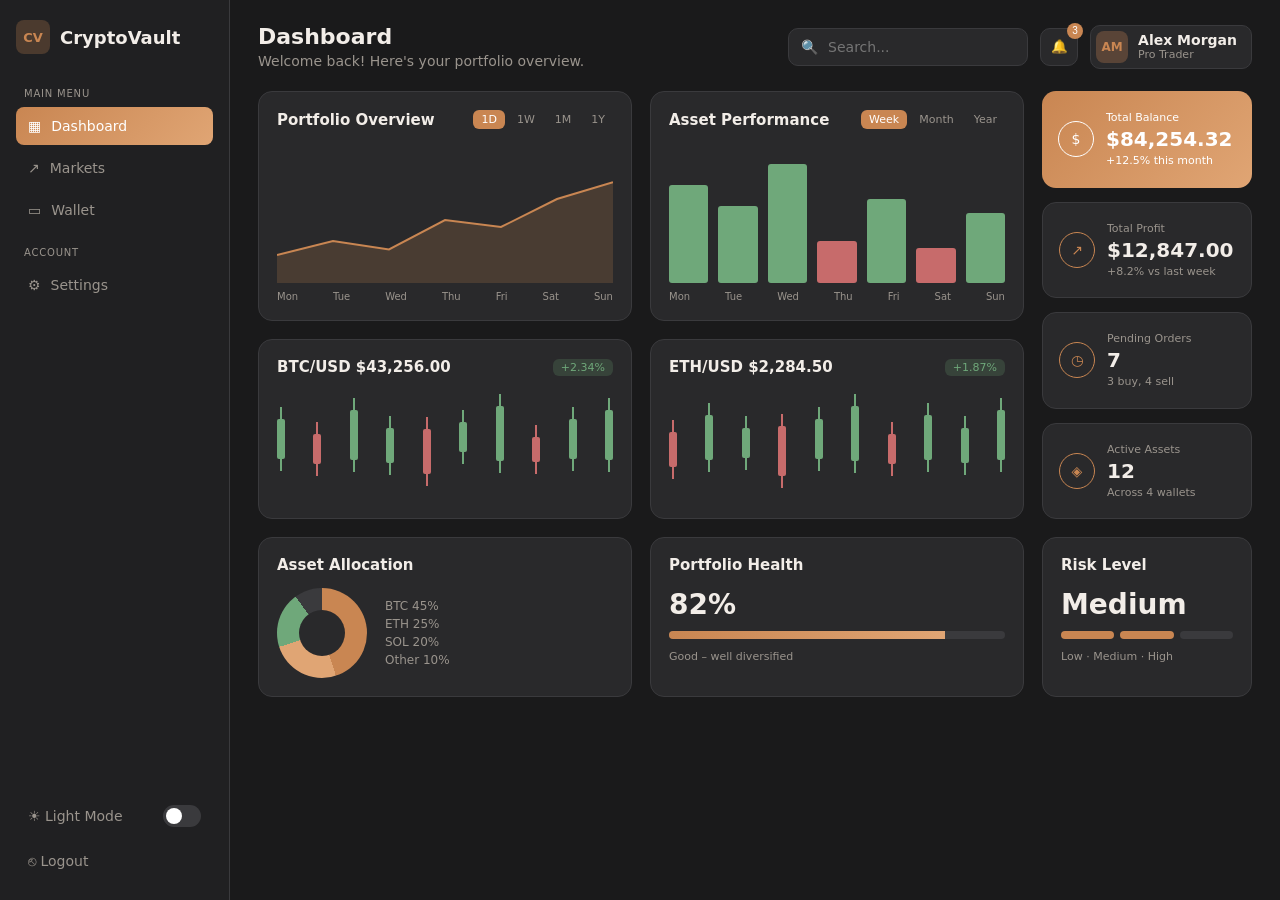
<file: index.html>
<!DOCTYPE html>
<html lang="en">
<head>
<meta charset="UTF-8">
<meta name="viewport" content="width=device-width, initial-scale=1">
<title>CryptoVault | Dashboard</title>
<link rel="stylesheet" href="style.css">
</head>
<body>
<input type="checkbox" id="light-mode" class="visually-hidden" aria-label="Light mode">
<div class="app">
  <aside class="sidebar">
    <a href="index.html" class="logo"><b>CV</b> CryptoVault</a>
    <nav class="nav">
      <p class="nav-label">MAIN MENU</p>
      <a href="index.html" class="active"><span class="ico">▦</span>Dashboard</a>
      <a href="#"><span class="ico">↗</span>Markets</a>
      <a href="#"><span class="ico">▭</span>Wallet</a>
      <p class="nav-label">ACCOUNT</p>
      <a href="settings.html" ><span class="ico">⚙</span>Settings</a>
    </nav>
    <div class="side-foot">
      <label for="light-mode" class="theme">☀ Light Mode <span class="switch switch--light"></span></label>
      <a href="login.html" class="logout">⎋ Logout</a>
    </div>
  </aside>
  <main class="main">
    <header class="topbar">
      <div><h1>Dashboard</h1><p>Welcome back! Here's your portfolio overview.</p></div>
      <div class="tools">
        <label class="search">🔍<input type="search" placeholder="Search..."></label>
        <button class="bell" type="button" aria-label="Notifications">🔔<sup>3</sup></button>
        <div class="user"><span class="avatar">AM</span><div><strong>Alex Morgan</strong><small>Pro Trader</small></div></div>
      </div>
    </header>
    <section class="grid">
      <article class="card portfolio">
        <div class="card-head"><h2>Portfolio Overview</h2><div class="pills"><span class="on">1D</span><span>1W</span><span>1M</span><span>1Y</span></div></div>
        <svg class="line" viewBox="0 0 300 100" preserveAspectRatio="none" aria-hidden="true">
          <path class="area" d="M0 80 L50 70 L100 76 L150 55 L200 60 L250 40 L300 28 V100 H0Z"/>
          <polyline class="stroke" points="0,80 50,70 100,76 150,55 200,60 250,40 300,28"/>
        </svg>
        <div class="days"><span>Mon</span><span>Tue</span><span>Wed</span><span>Thu</span><span>Fri</span><span>Sat</span><span>Sun</span></div>
      </article>

      <article class="card perf">
        <div class="card-head"><h2>Asset Performance</h2><div class="pills"><span class="on">Week</span><span>Month</span><span>Year</span></div></div>
        <div class="bars" aria-hidden="true"><i style="--h:70%"></i><i style="--h:55%"></i><i style="--h:85%"></i><i class="down" style="--h:30%"></i><i style="--h:60%"></i><i class="down" style="--h:25%"></i><i style="--h:50%"></i></div>
        <div class="days"><span>Mon</span><span>Tue</span><span>Wed</span><span>Thu</span><span>Fri</span><span>Sat</span><span>Sun</span></div>
      </article>

      <section class="stats" aria-label="Statistics">
        <article class="stat stat--main"><span class="ico">$</span><div><small>Total Balance</small><strong>$84,254.32</strong><small>+12.5% this month</small></div></article>
        <article class="stat"><span class="ico">↗</span><div><small>Total Profit</small><strong>$12,847.00</strong><small>+8.2% vs last week</small></div></article>
        <article class="stat"><span class="ico">◷</span><div><small>Pending Orders</small><strong>7</strong><small>3 buy, 4 sell</small></div></article>
        <article class="stat"><span class="ico">◈</span><div><small>Active Assets</small><strong>12</strong><small>Across 4 wallets</small></div></article>
      </section>

      <article class="card btc">
        <div class="card-head"><h2>BTC/USD <span>$43,256.00</span></h2><span class="change">+2.34%</span></div>
        <div class="candles" aria-hidden="true"><i style="--h:40px;--y:-6px"></i><i class="down" style="--h:30px;--y:4px"></i><i style="--h:50px;--y:-10px"></i><i style="--h:35px;--y:0px"></i><i class="down" style="--h:45px;--y:6px"></i><i style="--h:30px;--y:-8px"></i><i style="--h:55px;--y:-12px"></i><i class="down" style="--h:25px;--y:4px"></i><i style="--h:40px;--y:-6px"></i><i style="--h:50px;--y:-10px"></i></div>
      </article>

      <article class="card eth">
        <div class="card-head"><h2>ETH/USD <span>$2,284.50</span></h2><span class="change">+1.87%</span></div>
        <div class="candles" aria-hidden="true"><i class="down" style="--h:35px;--y:4px"></i><i style="--h:45px;--y:-8px"></i><i style="--h:30px;--y:-2px"></i><i class="down" style="--h:50px;--y:6px"></i><i style="--h:40px;--y:-6px"></i><i style="--h:55px;--y:-12px"></i><i class="down" style="--h:30px;--y:4px"></i><i style="--h:45px;--y:-8px"></i><i style="--h:35px;--y:0px"></i><i style="--h:50px;--y:-10px"></i></div>
      </article>

      <article class="card alloc">
        <div class="card-head"><h2>Asset Allocation</h2></div>
        <div class="body"><div class="donut" aria-hidden="true"></div>
          <ul class="legend"><li>BTC 45%</li><li>ETH 25%</li><li>SOL 20%</li><li>Other 10%</li></ul></div>
      </article>

      <article class="card health">
        <div class="card-head"><h2>Portfolio Health</h2></div>
        <strong class="big">82%</strong>
        <div class="bar"><i style="--w:82%"></i></div>
        <small>Good – well diversified</small>
      </article>

      <article class="card risk">
        <div class="card-head"><h2>Risk Level</h2></div>
        <strong class="big">Medium</strong>
        <div class="meter"><i class="on"></i><i class="on"></i><i></i></div>
        <small>Low · Medium · High</small>
      </article>
    </section>
  </main>
</div>
</body>
</html>
</file>
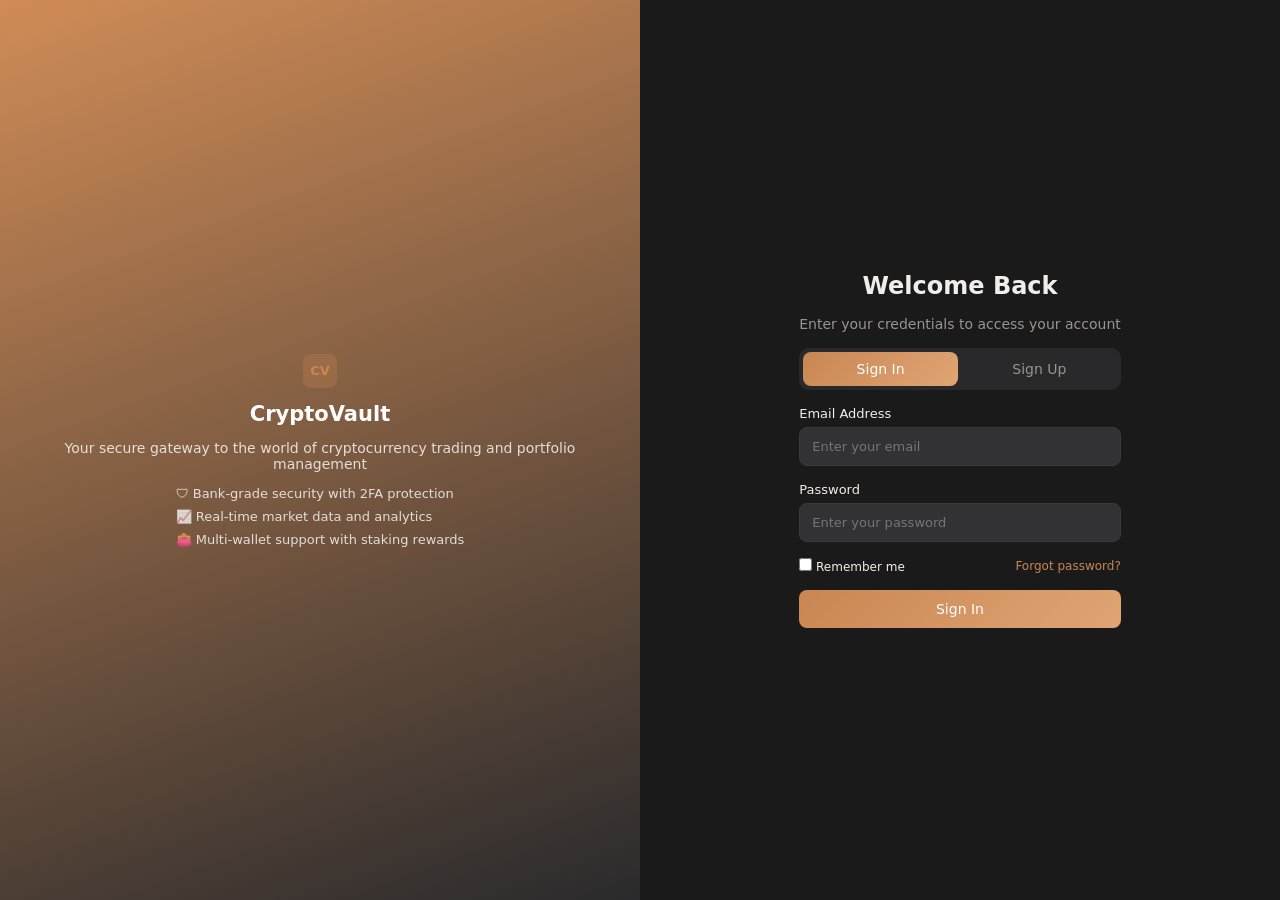
<file: login.html>
<!DOCTYPE html>
<html lang="en">
<head>
<meta charset="UTF-8">
<meta name="viewport" content="width=device-width, initial-scale=1">
<title>CryptoVault | Sign In</title>
<link rel="stylesheet" href="style.css">
</head>
<body>
<main class="auth">
<section class="auth-hero"><b class="mark">CV</b><h1>CryptoVault</h1><p>Your secure gateway to the world of cryptocurrency trading and portfolio management</p>
<ul><li>🛡 Bank-grade security with 2FA protection</li><li>📈 Real-time market data and analytics</li><li>👛 Multi-wallet support with staking rewards</li></ul></section>
<section class="auth-form">
<form action="index.html">
  <h2>Welcome Back</h2><p>Enter your credentials to access your account</p>
  <div class="auth-tabs"><a href="login.html" class="active">Sign In</a><a href="signup.html">Sign Up</a></div>
  <label class="field">Email Address<input type="email" name="email" placeholder="Enter your email" required></label>
  <label class="field">Password<input type="password" name="password" placeholder="Enter your password" minlength="6" required></label>
  <div class="between"><label><input type="checkbox" name="remember"> Remember me</label><a href="#">Forgot password?</a></div>
  <button type="submit" class="btn btn--primary">Sign In</button>
</form>
</section>
</main>
</body>
</html>
</file>
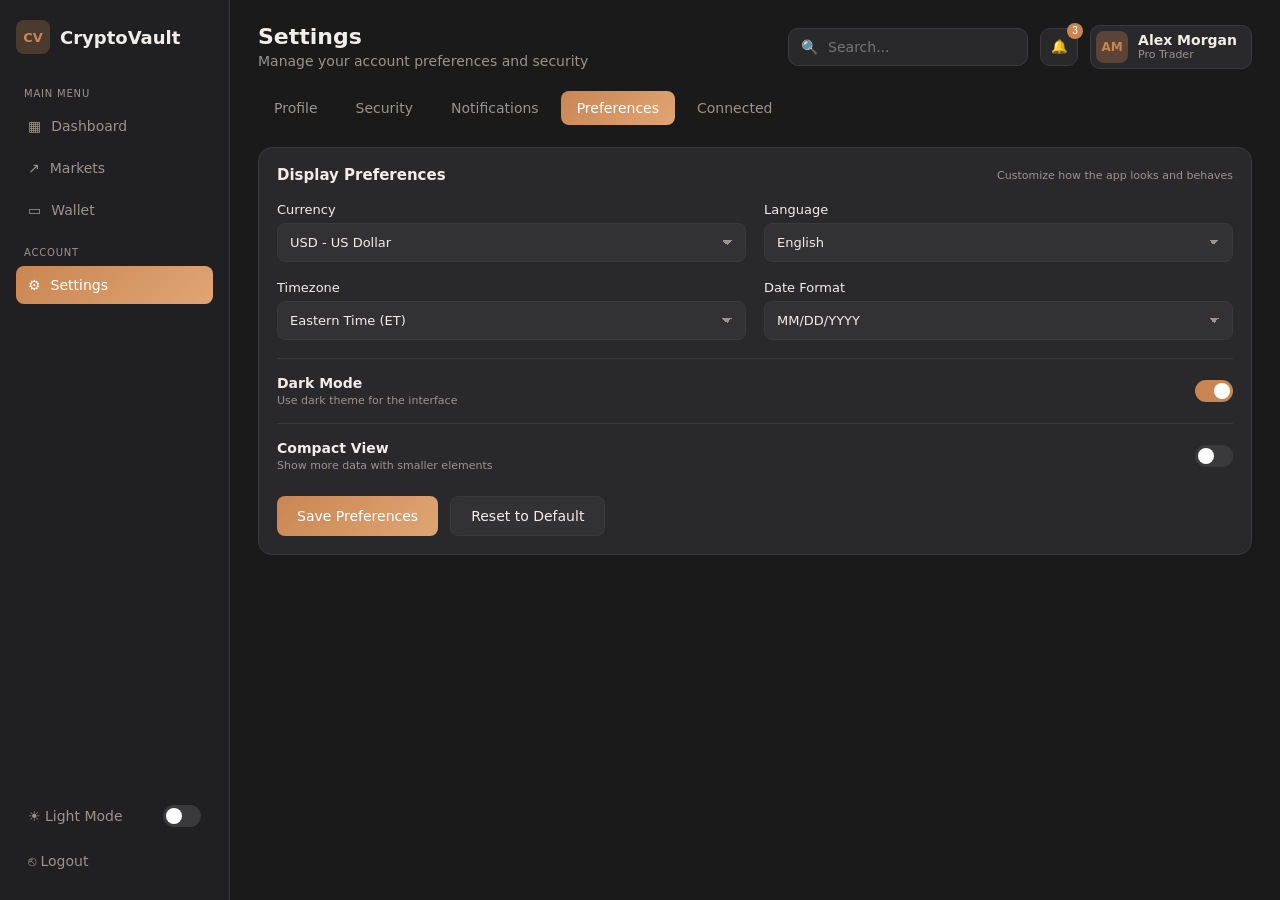
<file: settings.html>
<!DOCTYPE html>
<html lang="en">
<head>
<meta charset="UTF-8">
<meta name="viewport" content="width=device-width, initial-scale=1">
<title>CryptoVault | Settings</title>
<link rel="stylesheet" href="style.css">
</head>
<body>
<input type="checkbox" id="light-mode" class="visually-hidden" aria-label="Light mode">
<div class="app">
  <aside class="sidebar">
    <a href="index.html" class="logo"><b>CV</b> CryptoVault</a>
    <nav class="nav">
      <p class="nav-label">MAIN MENU</p>
      <a href="index.html" ><span class="ico">▦</span>Dashboard</a>
      <a href="#"><span class="ico">↗</span>Markets</a>
      <a href="#"><span class="ico">▭</span>Wallet</a>
      <p class="nav-label">ACCOUNT</p>
      <a href="settings.html" class="active"><span class="ico">⚙</span>Settings</a>
    </nav>
    <div class="side-foot">
      <label for="light-mode" class="theme">☀ Light Mode <span class="switch switch--light"></span></label>
      <a href="login.html" class="logout">⎋ Logout</a>
    </div>
  </aside>
  <main class="main">
    <header class="topbar">
      <div><h1>Settings</h1><p>Manage your account preferences and security</p></div>
      <div class="tools">
        <label class="search">🔍<input type="search" placeholder="Search..."></label>
        <button class="bell" type="button" aria-label="Notifications">🔔<sup>3</sup></button>
        <div class="user"><span class="avatar">AM</span><div><strong>Alex Morgan</strong><small>Pro Trader</small></div></div>
      </div>
    </header>
    <nav class="tabs" aria-label="Settings tabs">
      <a href="#">Profile</a><a href="#">Security</a><a href="#">Notifications</a><a href="#" class="active">Preferences</a><a href="#">Connected</a>
    </nav>

    <section class="card">
      <div class="card-head"><h2>Display Preferences</h2><small>Customize how the app looks and behaves</small></div>
      <form>
        <div class="form-grid">
          <label class="field">Currency
            <select><option>USD - US Dollar</option><option>EUR - Euro</option><option>EGP - Egyptian Pound</option><option>GBP - British Pound</option></select></label>
          <label class="field">Language
            <select><option>English</option><option>العربية</option><option>Français</option></select></label>
          <label class="field">Timezone
            <select><option>Eastern Time (ET)</option><option>Cairo (EET)</option><option>London (GMT)</option><option>Pacific Time (PT)</option></select></label>
          <label class="field">Date Format
            <select><option>MM/DD/YYYY</option><option>DD/MM/YYYY</option><option>YYYY-MM-DD</option></select></label>
        </div>

        <label class="row" for="light-mode"><span><strong>Dark Mode</strong><small>Use dark theme for the interface</small></span><span class="switch switch--dark"></span></label>
        <label class="row" for="compact"><span><strong>Compact View</strong><small>Show more data with smaller elements</small></span><input type="checkbox" id="compact" class="visually-hidden"><span class="switch"></span></label>

        <div class="actions">
          <button type="button" class="btn btn--primary">Save Preferences</button>
          <button type="reset" class="btn">Reset to Default</button>
        </div>
      </form>
    </section>
  </main>
</div>
</body>
</html>
</file>
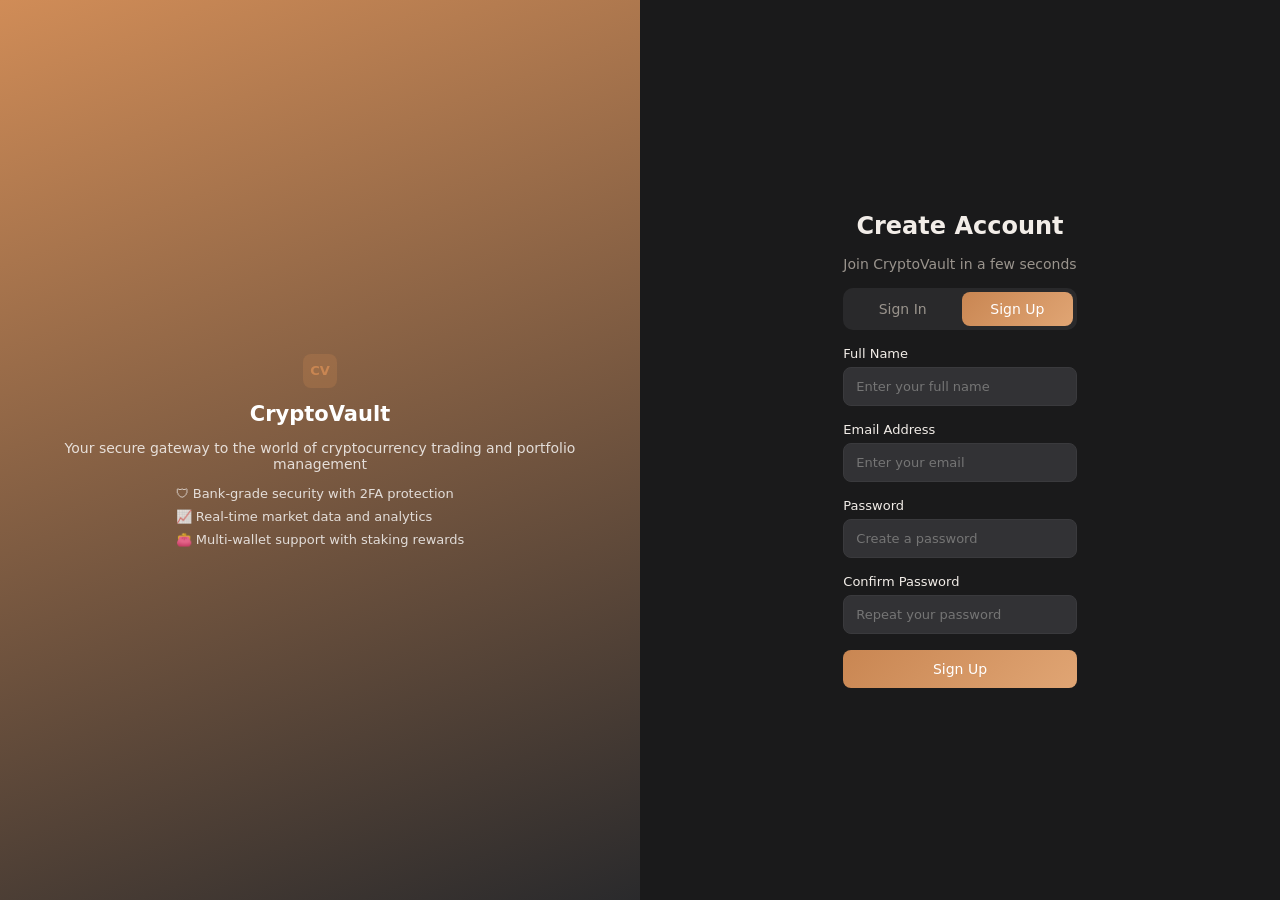
<file: signup.html>
<!DOCTYPE html>
<html lang="en">
<head>
<meta charset="UTF-8">
<meta name="viewport" content="width=device-width, initial-scale=1">
<title>CryptoVault | Sign Up</title>
<link rel="stylesheet" href="style.css">
</head>
<body>
<main class="auth">
<section class="auth-hero"><b class="mark">CV</b><h1>CryptoVault</h1><p>Your secure gateway to the world of cryptocurrency trading and portfolio management</p>
<ul><li>🛡 Bank-grade security with 2FA protection</li><li>📈 Real-time market data and analytics</li><li>👛 Multi-wallet support with staking rewards</li></ul></section>
<section class="auth-form">
<form action="index.html">
  <h2>Create Account</h2><p>Join CryptoVault in a few seconds</p>
  <div class="auth-tabs"><a href="login.html">Sign In</a><a href="signup.html" class="active">Sign Up</a></div>
  <label class="field">Full Name<input type="text" name="name" placeholder="Enter your full name" required></label>
  <label class="field">Email Address<input type="email" name="email" placeholder="Enter your email" required></label>
  <label class="field">Password<input type="password" name="password" placeholder="Create a password" minlength="6" required></label>
  <label class="field">Confirm Password<input type="password" name="confirm" placeholder="Repeat your password" minlength="6" required></label>
  <button type="submit" class="btn btn--primary">Sign Up</button>
</form>
</section>
</main>
</body>
</html>
</file>
<file: style.css>
/* ===== Theme variables (dark = default, light = checkbox #light-mode) ===== */
:root{--bg:#1a1a1b;--side:#202022;--card:#29292b;--card2:#323235;--line:#3a3a3d;--text:#f2ede8;--muted:#9a948d;--accent:#c98652;--accent2:#e0a574;--up:#6fa87a;--down:#c76b6b;--shadow:none}
:root:has(#light-mode:checked){--bg:#f6f3ef;--side:#fff;--card:#fff;--card2:#faf6f2;--line:#e8e1d9;--text:#2b2622;--muted:#8a8279;--shadow:0 2px 8px rgba(80,50,20,.08)}

*{box-sizing:border-box;margin:0}
body{font-family:system-ui,"Segoe UI",Tahoma,sans-serif;background:var(--bg);color:var(--text);font-size:14px}
a{color:inherit;text-decoration:none}
small{color:var(--muted);font-size:11px}
p{color:var(--muted)}
.visually-hidden{position:absolute;opacity:0;width:1px;height:1px;pointer-events:none}

/* ===== App layout: sidebar + content (Grid) ===== */
.app{display:grid;grid-template-columns:230px 1fr;min-height:100vh}
.sidebar{background:var(--side);border-right:1px solid var(--line);padding:20px 16px;display:flex;flex-direction:column;gap:4px;position:sticky;top:0;height:100vh}
.logo{display:flex;align-items:center;gap:10px;font-weight:700;font-size:18px;margin-bottom:16px}
.logo b,.mark{display:grid;place-items:center;width:34px;height:34px;border-radius:8px;background:rgba(201,134,82,.25);color:var(--accent);font-size:13px}
.nav{display:grid;gap:4px}
.nav-label{font-size:10px;letter-spacing:.08em;margin:14px 8px 4px;color:var(--muted)}
.nav a,.logout,.theme{display:flex;align-items:center;gap:10px;padding:11px 12px;border-radius:8px;color:var(--muted)}
.nav a.active{background:linear-gradient(135deg,var(--accent),var(--accent2));color:#fff}
.side-foot{margin-top:auto;display:grid;gap:4px}
.theme{justify-content:space-between;cursor:pointer}

/* toggle switch */
.switch{width:38px;height:22px;border-radius:99px;background:var(--line);position:relative;flex:none}
.switch::after{content:"";position:absolute;top:3px;left:3px;width:16px;height:16px;border-radius:50%;background:#fff;transition:transform .2s}
:root:has(#light-mode:checked) .switch--light,:root:not(:has(#light-mode:checked)) .switch--dark,input:checked+.switch{background:var(--accent)}
:root:has(#light-mode:checked) .switch--light::after,:root:not(:has(#light-mode:checked)) .switch--dark::after,input:checked+.switch::after{transform:translateX(16px)}

/* ===== Main + top bar ===== */
.main{padding:24px 28px;display:grid;gap:22px;align-content:start;min-width:0}
.topbar{display:grid;grid-template-columns:1fr auto;align-items:center;gap:16px}
.topbar h1{font-size:22px;margin-bottom:4px}
.tools{display:flex;align-items:center;gap:12px;flex-wrap:wrap}
.search,.user,.bell{background:var(--card);border:1px solid var(--line);border-radius:10px;color:var(--muted)}
.search{display:flex;align-items:center;gap:8px;padding:9px 12px;width:240px}
.search input{background:none;border:0;outline:0;color:var(--text);width:100%;font:inherit}
.bell{position:relative;width:38px;height:38px;cursor:pointer}
.bell sup{position:absolute;top:-6px;right:-6px;background:var(--accent);color:#fff;border-radius:50%;width:16px;height:16px;font-size:10px;display:grid;place-items:center}
.user{display:flex;align-items:center;gap:10px;padding:5px 14px 5px 5px}
.user div{display:grid;color:var(--text)}
.avatar{width:32px;height:32px;border-radius:8px;background:rgba(201,134,82,.3);color:var(--accent);display:grid;place-items:center;font-weight:700;font-size:12px}

/* ===== Dashboard grid ===== */
.grid{display:grid;gap:18px;grid-template-columns:1fr 1fr minmax(210px,.55fr);grid-template-areas:"portfolio perf stats" "btc eth stats" "alloc health risk"}
.portfolio{grid-area:portfolio}.perf{grid-area:perf}.btc{grid-area:btc}.eth{grid-area:eth}
.alloc{grid-area:alloc}.health{grid-area:health}.risk{grid-area:risk}
.card{background:var(--card);border:1px solid var(--line);border-radius:14px;padding:18px;box-shadow:var(--shadow);min-width:0}
.card-head{display:flex;justify-content:space-between;align-items:center;gap:8px;margin-bottom:14px;flex-wrap:wrap}
.card h2{font-size:15px}
.pills{display:flex;gap:4px;font-size:11px;color:var(--muted)}
.pills span{padding:3px 8px;border-radius:6px}
.pills .on{background:var(--accent);color:#fff}
.change{font-size:11px;padding:2px 8px;border-radius:6px;background:rgba(111,168,122,.2);color:var(--up)}
.change.down{background:rgba(199,107,107,.2);color:var(--down)}

/* stats column */
.stats{grid-area:stats;display:grid;gap:14px;grid-template-rows:repeat(4,1fr)}
.stat{display:flex;align-items:center;gap:12px;background:var(--card);border:1px solid var(--line);border-radius:14px;padding:16px;box-shadow:var(--shadow)}
.stat div{display:grid;gap:3px}
.stat strong{font-size:20px}
.stat .ico{width:36px;height:36px;border-radius:50%;display:grid;place-items:center;border:1px solid var(--accent);color:var(--accent);flex:none}
.stat--main{background:linear-gradient(135deg,var(--accent),var(--accent2));border:0;color:#fff}
.stat--main small,.stat--main .ico{color:#fff;border-color:#fff}

/* simple CSS/SVG charts */
.line{width:100%;height:140px;display:block}
.area{fill:var(--accent);opacity:.2}
.stroke{fill:none;stroke:var(--accent);stroke-width:2;vector-effect:non-scaling-stroke}
.days{display:flex;justify-content:space-between;font-size:10px;color:var(--muted);margin-top:8px}
.bars{display:flex;align-items:flex-end;gap:10px;height:140px}
.bars i{flex:1;height:var(--h);background:var(--up);border-radius:3px}
.bars i.down,.candles i.down{background:var(--down)}
.candles{display:flex;align-items:center;justify-content:space-between;height:110px;gap:8px}
.candles i{width:8px;height:var(--h);background:var(--up);border-radius:2px;position:relative;transform:translateY(var(--y))}
.candles i::before{content:"";position:absolute;left:3px;width:2px;top:-12px;bottom:-12px;background:inherit}

/* bottom cards */
.alloc .body{display:flex;align-items:center;gap:18px;flex-wrap:wrap}
.donut{width:90px;height:90px;border-radius:50%;position:relative;flex:none;background:conic-gradient(var(--accent) 0 45%,var(--accent2) 0 70%,var(--up) 0 90%,var(--line) 0)}
.donut::after{content:"";position:absolute;inset:22px;border-radius:50%;background:var(--card)}
.legend{list-style:none;padding:0;display:grid;gap:4px;font-size:12px;color:var(--muted)}
.big{font-size:28px;font-weight:700;display:block;margin-bottom:10px}
.bar{height:8px;border-radius:99px;background:var(--line);overflow:hidden;margin-bottom:8px}
.bar i{display:block;width:var(--w);height:100%;background:linear-gradient(90deg,var(--accent),var(--accent2))}
.meter{display:grid;grid-template-columns:repeat(3,1fr);gap:6px;margin-bottom:8px}
.meter i{height:8px;border-radius:99px;background:var(--line)}
.meter i.on{background:var(--accent)}

/* ===== Settings page ===== */
.tabs{display:flex;flex-wrap:wrap;gap:6px}
.tabs a{padding:9px 16px;border-radius:8px;color:var(--muted)}
.tabs a.active{background:linear-gradient(135deg,var(--accent),var(--accent2));color:#fff}
.form-grid{display:grid;grid-template-columns:repeat(2,1fr);gap:18px;margin:18px 0}
.field{display:grid;gap:6px;font-size:13px}
.field input,.field select{padding:11px 12px;border-radius:8px;border:1px solid var(--line);background:var(--card2);color:var(--text);font:inherit;width:100%}
.field select{appearance:none;background-image:linear-gradient(45deg,transparent 50%,var(--muted) 50%),linear-gradient(135deg,var(--muted) 50%,transparent 50%);background-position:calc(100% - 18px) 50%,calc(100% - 13px) 50%;background-size:5px 5px;background-repeat:no-repeat}
.row{display:flex;justify-content:space-between;align-items:center;gap:16px;padding:16px 0;border-top:1px solid var(--line);cursor:pointer}
.row span:first-child{display:grid;gap:3px}
.actions{display:flex;gap:12px;flex-wrap:wrap;margin-top:8px}
.btn{padding:11px 20px;border-radius:8px;border:1px solid var(--line);background:var(--card2);color:var(--text);font:inherit;cursor:pointer}
.btn--primary{background:linear-gradient(135deg,var(--accent),var(--accent2));color:#fff;border:0}
:root:has(#compact:checked) .card{padding:12px}
:root:has(#compact:checked) .form-grid{gap:10px;margin:10px 0}
:root:has(#compact:checked) .row{padding:8px 0}

/* ===== Login / Sign up ===== */
.auth{display:grid;grid-template-columns:1fr 1fr;min-height:100vh}
.auth-hero{background:linear-gradient(160deg,#d08c57,#2a2a2c);display:grid;place-content:center;justify-items:center;gap:14px;text-align:center;padding:40px;color:#fff}
.auth-hero p,.auth-hero li{color:rgba(255,255,255,.8)}
.auth-hero ul{list-style:none;padding:0;display:grid;gap:8px;text-align:left;font-size:13px}
.auth-form{display:grid;place-content:center;padding:32px 24px}
.auth-form form{display:grid;gap:16px;width:min(380px,100%)}
.auth-form h2{text-align:center;font-size:24px}
.auth-form form>p{text-align:center}
.auth-tabs{display:grid;grid-template-columns:1fr 1fr;gap:4px;background:var(--card);padding:4px;border-radius:10px}
.auth-tabs a{text-align:center;padding:9px;border-radius:8px;color:var(--muted)}
.auth-tabs a.active{background:linear-gradient(135deg,var(--accent),var(--accent2));color:#fff}
.between{display:flex;justify-content:space-between;align-items:center;gap:8px;font-size:12px}
.between a{color:var(--accent)}

/* ===== Responsive ===== */
@media(max-width:1100px){
  .grid{grid-template-columns:1fr 1fr;grid-template-areas:"stats stats" "portfolio perf" "btc eth" "alloc health" "risk risk"}
  .stats{grid-template-columns:repeat(2,1fr);grid-template-rows:none}
}
@media(max-width:900px){
  .app{grid-template-columns:1fr}
  .sidebar{position:static;height:auto;flex-direction:row;flex-wrap:wrap;align-items:center;padding:12px 16px;border-right:0;border-bottom:1px solid var(--line)}
  .logo{margin:0}
  .side-foot{order:2;margin:0 0 0 auto}
  .logout,.nav-label{display:none}
  .nav{order:3;flex-basis:100%;display:flex;overflow-x:auto}
  .nav a{flex:1;justify-content:center;padding:10px 6px}
  .nav .ico{display:none}
  .topbar{grid-template-columns:1fr}
  .search{flex:1 1 160px;width:auto}
  .auth{grid-template-columns:1fr}
  .auth-hero{padding:28px 20px}
  .auth-hero ul{display:none}
}
@media(max-width:640px){
  .main{padding:16px}
  .grid{grid-template-columns:1fr;grid-template-areas:"stats" "portfolio" "perf" "btc" "eth" "alloc" "health" "risk"}
  .form-grid{grid-template-columns:1fr}
}
@media(max-width:480px){.stats{grid-template-columns:1fr}}
</file>
